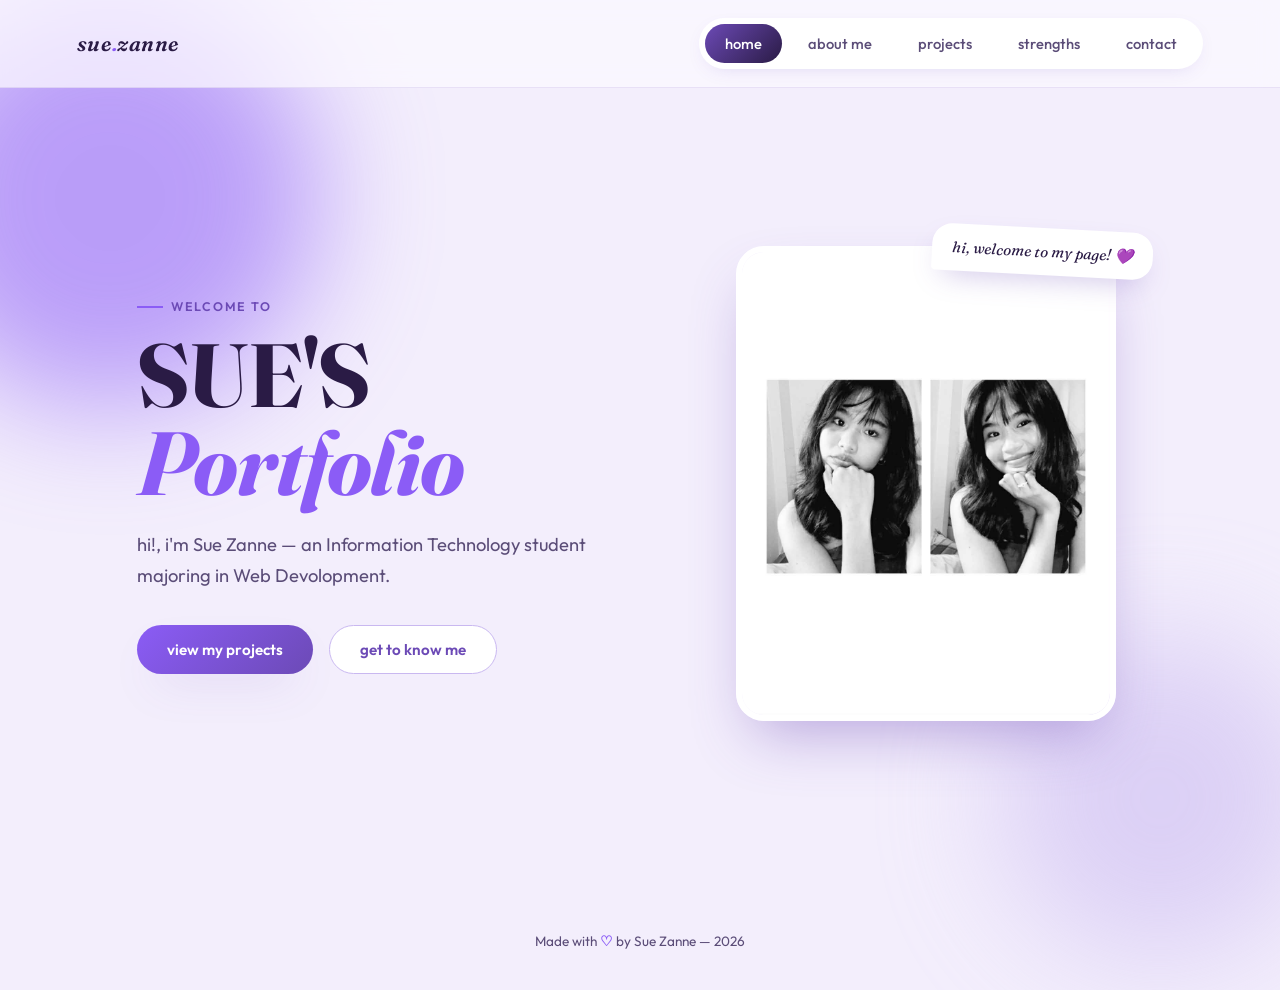
<file: index.html>
<!DOCTYPE html>
<html lang="en">
<head>
    <meta charset="UTF-8">
    <meta name="viewport" content="width=device-width, initial-scale=1.0">
    <title>my portfolio</title>
    <link rel="stylesheet" href="style.css">
</head>
<body>
   <nav class="site-nav">
    <div class="nav-brand">sue<span>.</span>zanne</div>
    <ul class="nav-links">
      <li><a href="index.html" class="active">home</a></li>
      <li><a href="aboutme.html">about me</a></li>
      <li><a href="project.html">projects</a></li>
      <li><a href="strength.html">strengths</a></li>
      <li><a href="contact.html">contact</a></li>
    </ul>
  </nav>
 
  <main class="page-shell">
    <div class="bloom bloom--one" style="width:420px;height:420px;top:-100px;left:-160px;"></div>
    <div class="bloom bloom--two" style="width:320px;height:320px;bottom:-60px;right:-100px;"></div>
 
    <section class="hero">
      <div class="hero-copy fade-up">
        <p class="section-eyebrow">welcome to</p>
        <h1>SUE'S<br><em>Portfolio</em></h1>
        <p class="tagline">
          hi!, i'm Sue Zanne — an Information Technology student majoring in Web Devolopment.
        </p>
        <div class="hero-actions">
          <a href="project.html" class="btn btn--primary">view my projects</a>
          <a href="aboutme.html" class="btn btn--ghost">get to know me</a>
        </div>
      </div>
 
      <div class="hero-visual fade-up-delay-1">
        <div class="speech-bubble">hi, welcome to my page! 💜</div>
        <div class="hero-frame">
          <img src="haha.jpg" alt="my photo">
        </div>
      </div>
    </section>
  </main>
 
  <footer class="site-footer">
    Made with <span>♡</span> by Sue Zanne — 2026
  </footer>

</body>
</html>
</file>
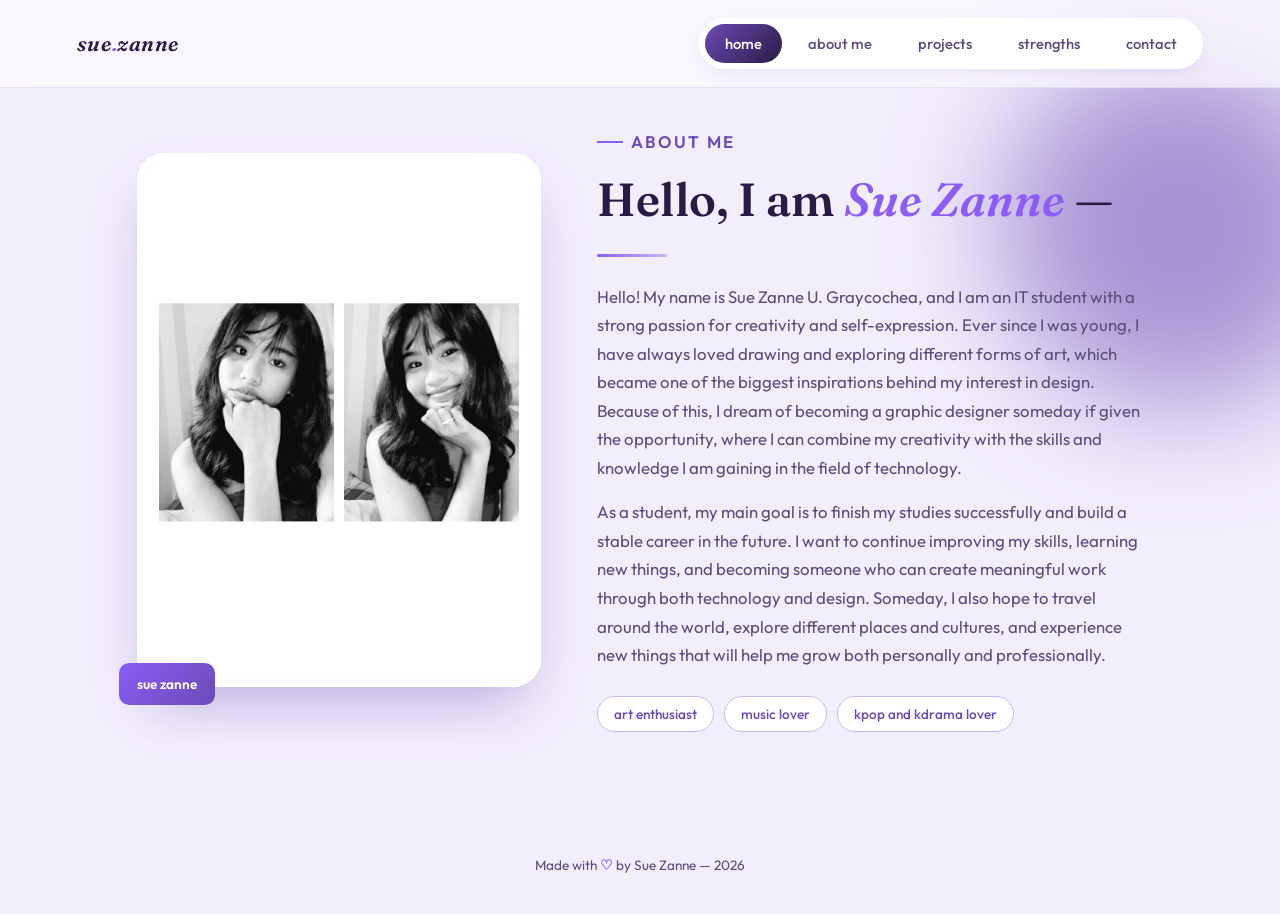
<file: aboutme.html>
<!DOCTYPE html>
<html lang="en">
<head>
    <meta charset="UTF-8">
    <meta name="viewport" content="width=device-width, initial-scale=1.0">
    <title>about me</title>
    <link rel="stylesheet" href="style.css">
</head>
<body>
    <nav class="site-nav">
    <div class="nav-brand">sue<span>.</span>zanne</div>
    <ul class="nav-links">
      <li><a href="index.html" class="active">home</a></li>
      <li><a href="aboutme.html">about me</a></li>
      <li><a href="project.html">projects</a></li>
      <li><a href="strength.html">strengths</a></li>
      <li><a href="contact.html">contact</a></li>
    </ul>
  </nav>
 
  <main class="page-shell">
    <div class="bloom bloom--three" style="width:360px;height:360px;top:-40px;right:-140px;"></div>
 
    <section class="about-grid">
      <div class="about-visual fade-up">
        <div class="about-photo">
          <img src="haha.jpg" alt="Photo of Sue Zanne">
        </div>
        <div class="about-photo-tag">sue zanne</div>
      </div>
 
      <div class="about-copy fade-up-delay-1">
        <p class="section-eyebrow">about me</p>
        <h2>Hello, I am <em>Sue Zanne</em> —</h2>
        <div class="about-divider"></div>
        <p>
          Hello! My name is Sue Zanne U. Graycochea, and I am an IT student with a strong passion for creativity and 
          self-expression. Ever since I was young, I have always loved drawing and exploring different 
          forms of art, which became one of the biggest inspirations behind my interest in design. 
          Because of this, I dream of becoming a graphic designer someday if given the opportunity, 
          where I can combine my creativity with the skills and knowledge I am gaining in the field of 
          technology.
        </p>
        <p style="margin-top:16px;">
          As a student, my main goal is to finish my studies successfully and build a stable career in the future. 
          I want to continue improving my skills, learning new things, and becoming someone who can create meaningful 
          work through both technology and design. Someday, I also hope to travel around the world, explore different 
          places and cultures, and experience new things that will help me grow both personally and professionally.
        </p>
 
        <div class="about-tags">
          <span>art enthusiast</span>
          <span>music lover</span>
          <span>kpop and kdrama lover</span>
        </div>
      </div>
    </section>
  </main>
 
  <footer class="site-footer">
    Made with <span>♡</span> by Sue Zanne — 2026
  </footer>
</body>
</html>
</file>
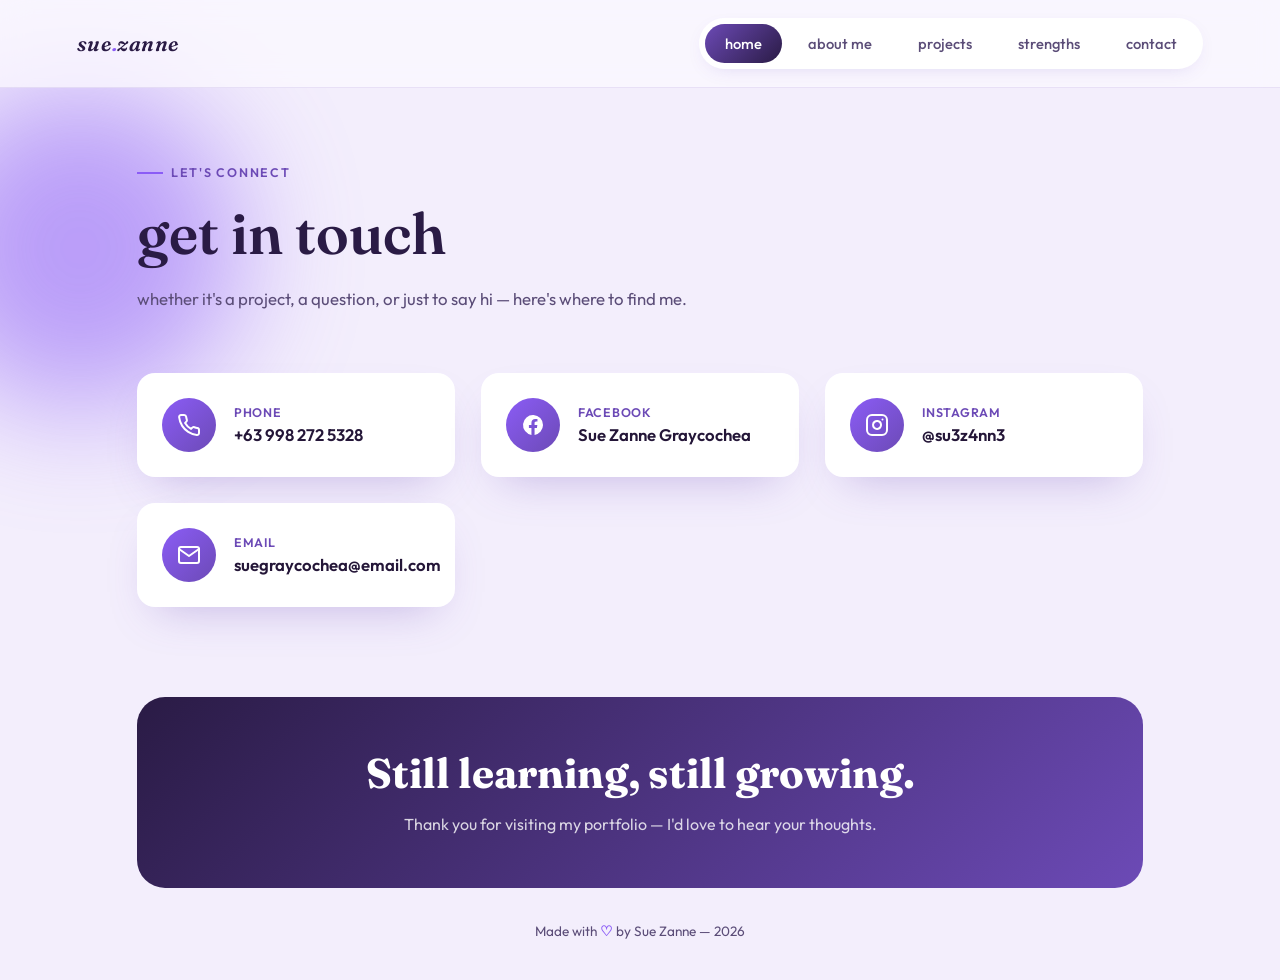
<file: contact.html>
<!DOCTYPE html>
<html lang="en">
<head>
    <meta charset="UTF-8">
    <meta name="viewport" content="width=device-width, initial-scale=1.0">
    <title>contact</title>
    <link rel="stylesheet" href="style.css">
</head>
<body>
    <nav class="site-nav">
    <div class="nav-brand">sue<span>.</span>zanne</div>
    <ul class="nav-links">
      <li><a href="index.html" class="active">home</a></li>
      <li><a href="aboutme.html">about me</a></li>
      <li><a href="project.html">projects</a></li>
      <li><a href="strength.html">strengths</a></li>
      <li><a href="contact.html">contact</a></li>
    </ul>
  </nav>
 
  <main class="page-shell">
    <div class="bloom bloom--one" style="width:320px;height:320px;top:0;left:-140px;"></div>
 
    <header class="page-header fade-up">
      <p class="section-eyebrow">Let's Connect</p>
      <h1>get in touch</h1>
      <p class="lede">
        whether it's a project, a question, or just to say hi —
        here's where to find me.
      </p>
    </header>
 
    <section class="contact-grid">
 
      <div class="contact-card fade-up">
        <div class="contact-icon">
          <svg viewBox="0 0 24 24" fill="none" stroke="currentColor" stroke-width="2" stroke-linecap="round" stroke-linejoin="round"><path d="M22 16.92v3a2 2 0 0 1-2.18 2 19.79 19.79 0 0 1-8.63-3.07 19.5 19.5 0 0 1-6-6 19.79 19.79 0 0 1-3.07-8.67A2 2 0 0 1 4.11 2h3a2 2 0 0 1 2 1.72c.127.96.362 1.903.7 2.81a2 2 0 0 1-.45 2.11L8.09 9.91a16 16 0 0 0 6 6l1.27-1.27a2 2 0 0 1 2.11-.45c.907.338 1.85.573 2.81.7A2 2 0 0 1 22 16.92z"/></svg>
        </div>
        <div class="contact-text">
          <div class="label">Phone</div>
          <div class="value">+63 998 272 5328</div>
        </div>
      </div>
 
      <a class="contact-card fade-up-delay-1" href="https://facebook.com/yourusername" target="_blank" rel="noopener">
        <div class="contact-icon">
          <svg viewBox="0 0 24 24" fill="currentColor"><path d="M22 12a10 10 0 1 0-11.56 9.88v-6.99H7.9V12h2.54V9.8c0-2.5 1.49-3.89 3.78-3.89 1.1 0 2.24.2 2.24.2v2.46h-1.26c-1.24 0-1.63.77-1.63 1.56V12h2.78l-.44 2.89h-2.34v6.99A10 10 0 0 0 22 12z"/></svg>
        </div>
        <div class="contact-text">
          <div class="label">Facebook</div>
          <div class="value">Sue Zanne Graycochea</div>
        </div>
      </a>
 
      <a class="contact-card fade-up-delay-1" href="https://instagram.com/yourusername" target="_blank" rel="noopener">
        <div class="contact-icon">
          <svg viewBox="0 0 24 24" fill="none" stroke="currentColor" stroke-width="2" stroke-linecap="round" stroke-linejoin="round"><rect x="2" y="2" width="20" height="20" rx="5"/><path d="M16 11.37A4 4 0 1 1 12.63 8 4 4 0 0 1 16 11.37z"/><line x1="17.5" y1="6.5" x2="17.5" y2="6.5"/></svg>
        </div>
        <div class="contact-text">
          <div class="label">Instagram</div>
          <div class="value">@su3z4nn3</div>
        </div>
      </a>
 
      <a class="contact-card fade-up-delay-2" href="mailto:sue.zanne@email.com">
        <div class="contact-icon">
          <svg viewBox="0 0 24 24" fill="none" stroke="currentColor" stroke-width="2" stroke-linecap="round" stroke-linejoin="round"><path d="M4 4h16v16H4z" stroke="none"/><path d="M22 6l-10 7L2 6"/><rect x="2" y="4" width="20" height="16" rx="2"/></svg>
        </div>
        <div class="contact-text">
          <div class="label">Email</div>
          <div class="value">suegraycochea@email.com</div>
        </div>
      </a>
 
    </section>
 
    <section class="contact-cta fade-up-delay-2">
      <h2>Still learning, still growing.</h2>
      <p>Thank you for visiting my portfolio — I'd love to hear your thoughts.</p>
    </section>
  </main>
 
  <footer class="site-footer">
    Made with <span>♡</span> by Sue Zanne — 2026
  </footer>
    
</body>
</html>
</file>
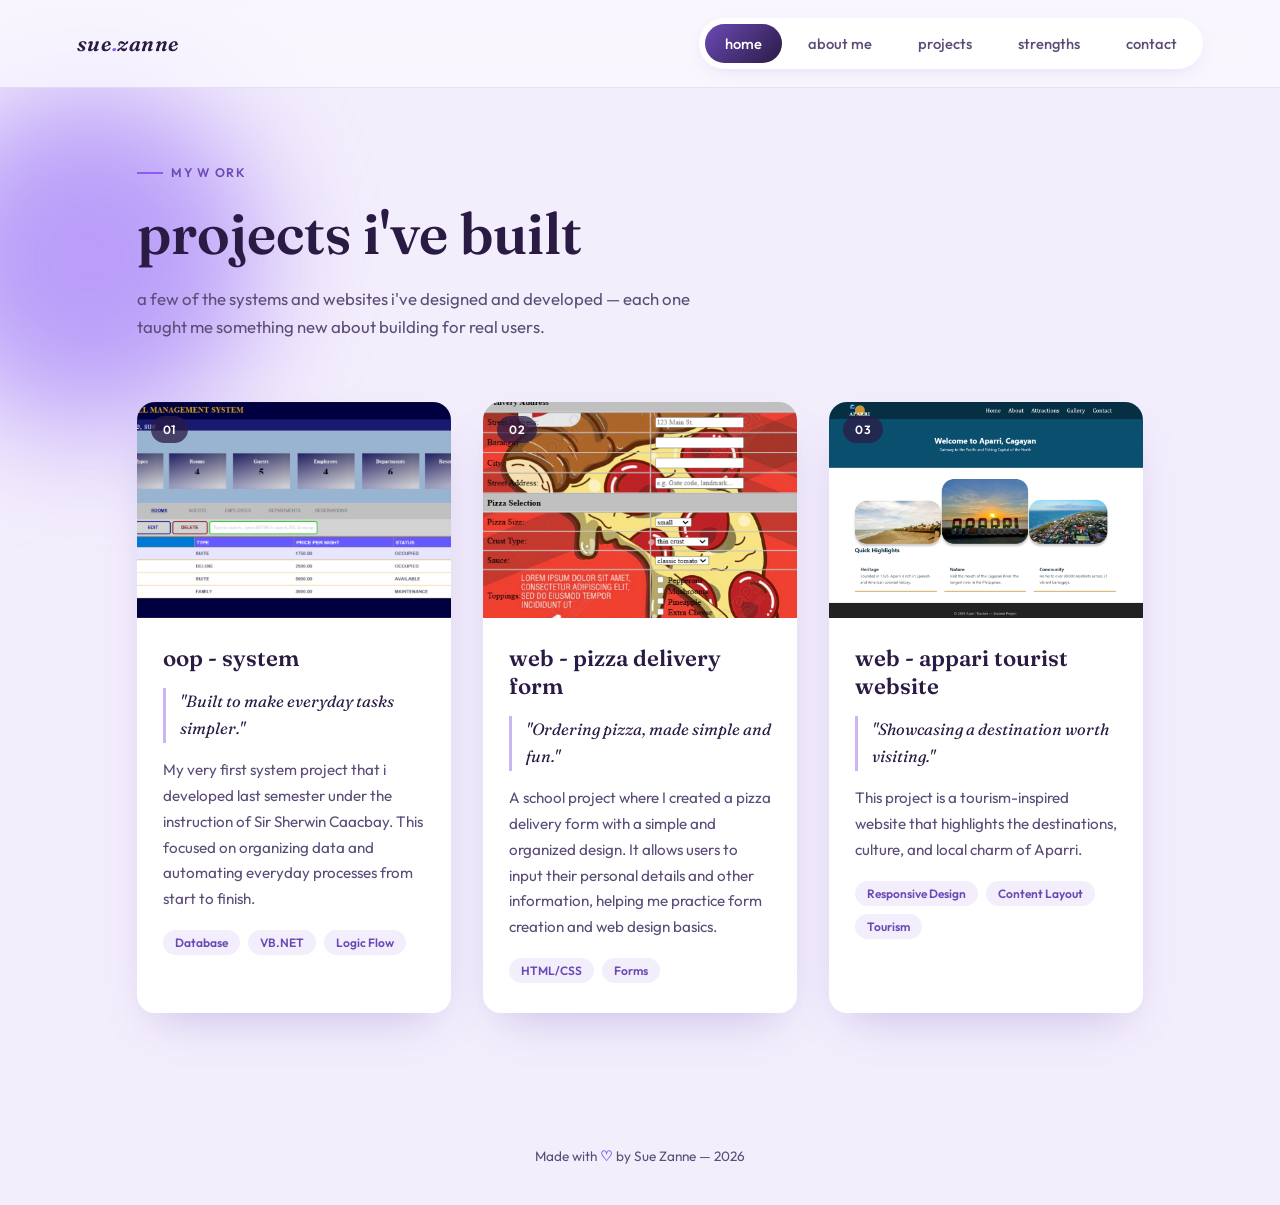
<file: project.html>
<!DOCTYPE html>
<html lang="en">
<head>
    <meta charset="UTF-8">
    <meta name="viewport" content="width=device-width, initial-scale=1.0">
    <title>my projects</title>
    <link rel="stylesheet" href="style.css">
</head>
<body>
    <nav class="site-nav">
    <div class="nav-brand">sue<span>.</span>zanne</div>
    <ul class="nav-links">
      <li><a href="index.html" class="active">home</a></li>
      <li><a href="aboutme.html">about me</a></li>
      <li><a href="project.html">projects</a></li>
      <li><a href="strength.html">strengths</a></li>
      <li><a href="contact.html">contact</a></li>
    </ul>
  </nav>
 
  <main class="page-shell">
    <div class="bloom bloom--one" style="width:340px;height:340px;top:0;left:-140px;"></div>
 
    <header class="page-header fade-up">
      <p class="section-eyebrow">my w ork</p>
      <h1>projects i've built</h1>
      <p class="lede">
        a few of the systems and websites i've designed and developed —
        each one taught me something new about building for real users.
      </p>
    </header>
 
    <section class="project-grid">
 
      <article class="project-card fade-up">
        <div class="project-thumb">
          <span class="project-index">01</span>
          <img src="system.png" alt="my system project">
        </div>
        <div class="project-body">
          <h3>oop - system</h3>
          <p class="project-quote">"Built to make everyday tasks simpler."</p>
          <p class="desc">
            My very first system project that i developed last semester under the instruction of Sir Sherwin Caacbay. This focused on organizing data and
            automating everyday processes from start to finish.
          </p>
          <div class="project-tags">
            <span>Database</span>
            <span>VB.NET</span>
            <span>Logic Flow</span>
          </div>
        </div>
      </article>
 
      <article class="project-card fade-up-delay-1">
        <div class="project-thumb">
          <span class="project-index">02</span>
          <img src="pizza.png" alt="pizza delivery form project">
        </div>
        <div class="project-body">
          <h3>web - pizza delivery form</h3>
          <p class="project-quote">"Ordering pizza, made simple and fun."</p>
          <p class="desc">
            A school project where I created a pizza delivery form with a simple and organized design.
            It allows users to input their personal details and other information, 
            helping me practice form creation and web design basics. 
          </p>
          <div class="project-tags">
            <span>HTML/CSS</span>
            <span>Forms</span>
          </div>
        </div>
      </article>
 
      <article class="project-card fade-up-delay-2">
        <div class="project-thumb">
          <span class="project-index">03</span>
          <img src="tourist.png" alt="appari tourist website project">
        </div>
        <div class="project-body">
          <h3>web - appari tourist website</h3>
          <p class="project-quote">"Showcasing a destination worth visiting."</p>
          <p class="desc">
            This project is a tourism-inspired website that highlights the destinations, 
            culture, and local charm of Aparri.  
          </p>
          <div class="project-tags">
            <span>Responsive Design</span>
            <span>Content Layout</span>
            <span>Tourism</span>
          </div>
        </div>
      </article>
 
    </section>
  </main>
 
  <footer class="site-footer">
    Made with <span>♡</span> by Sue Zanne — 2026
  </footer>
</body>
</html>
</file>
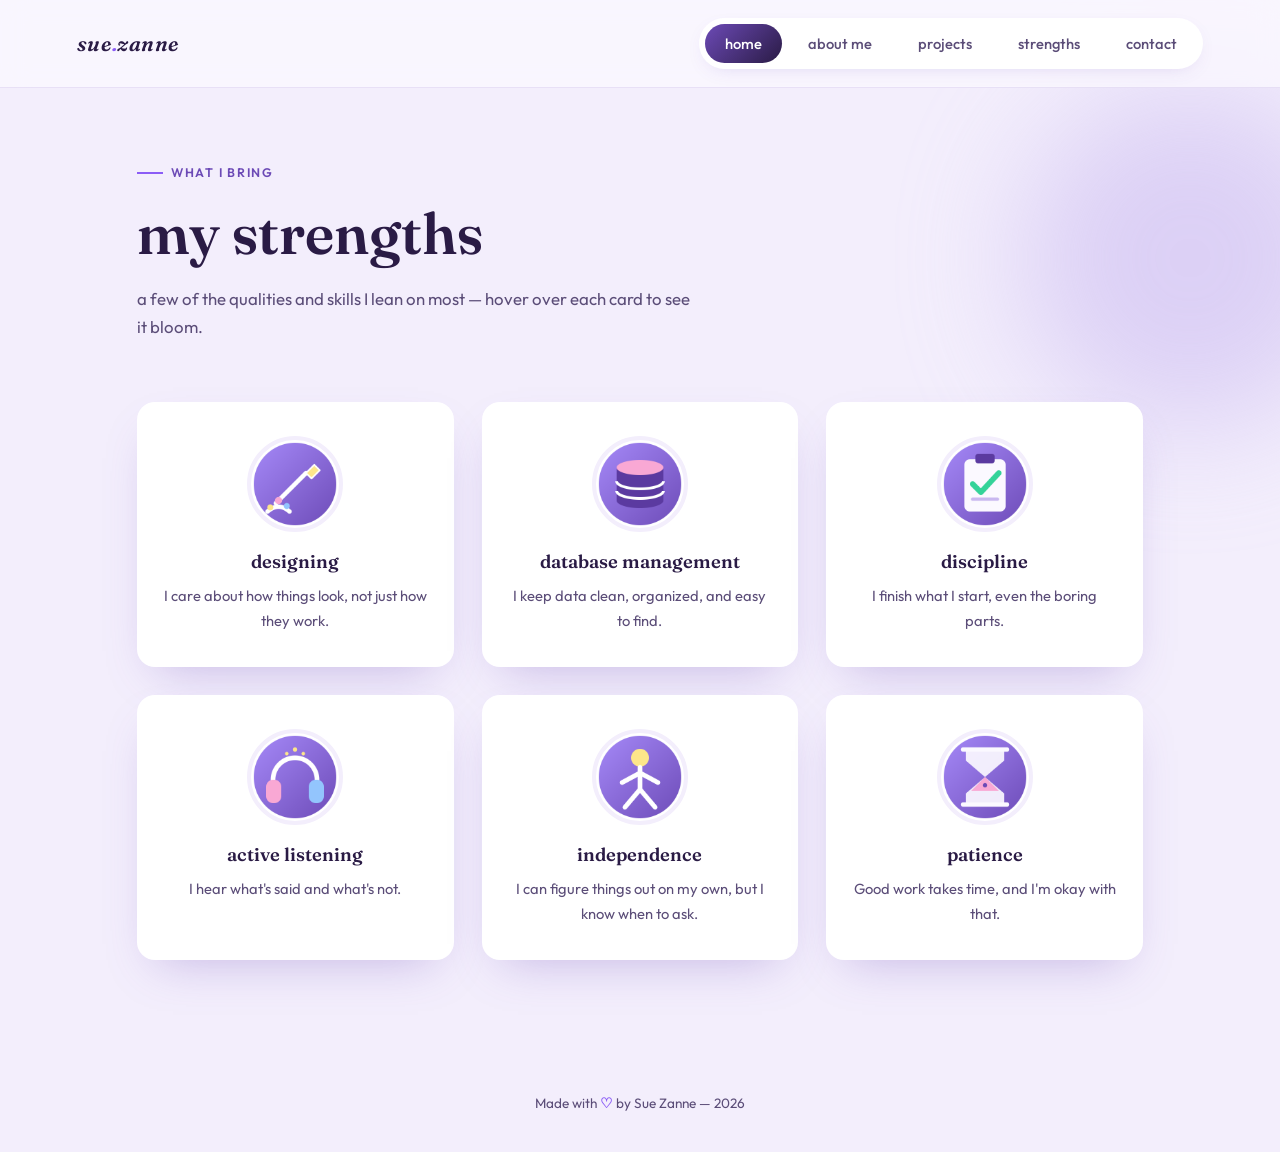
<file: strength.html>
<!DOCTYPE html>
<html lang="en">
<head>
    <meta charset="UTF-8">
    <meta name="viewport" content="width=device-width, initial-scale=1.0">
    <title>my strengths</title>
    <link rel="stylesheet" href="style.css">
</head>
<body>
   <nav class="site-nav">
    <div class="nav-brand">sue<span>.</span>zanne</div>
    <ul class="nav-links">
      <li><a href="index.html" class="active">home</a></li>
      <li><a href="aboutme.html">about me</a></li>
      <li><a href="project.html">projects</a></li>
      <li><a href="strength.html">strengths</a></li>
      <li><a href="contact.html">contact</a></li>
    </ul>
  </nav>
 
  <main class="page-shell">
    <div class="bloom bloom--two" style="width:340px;height:340px;top:0;right:-140px;"></div>
 
    <header class="page-header fade-up">
      <p class="section-eyebrow">What I Bring</p>
      <h1>my strengths</h1>
      <p class="lede">
        a few of the qualities and skills I lean on most — hover over
        each card to see it bloom.
      </p>
    </header>
 
    <section class="strength-grid">
 
      <div class="strength-card fade-up">
        <div class="strength-photo">
          <img src="designing.png" alt="Strength photo">
        </div>
        <h3>designing</h3>
        <p>I care about how things look, not just how they work.</p>
      </div>
 
      <div class="strength-card fade-up">
        <div class="strength-photo">
          <img src="database.png" alt="Strength photo">
        </div>
        <h3>database management</h3>
        <p>I keep data clean, organized, and easy to find.</p>
      </div>
 
      <div class="strength-card fade-up-delay-1">
        <div class="strength-photo">
          <img src="discipline.png" alt="Strength photo">
        </div>
        <h3>discipline</h3>
        <p>I finish what I start, even the boring parts.</p>
      </div>
 
      <div class="strength-card fade-up-delay-1">
        <div class="strength-photo">
          <img src="activelistening.png" alt="Strength photo">
        </div>
        <h3>active listening</h3>
        <p>I hear what's said and what's not.</p>
      </div>

      <div class="strength-card fade-up-delay-1">
        <div class="strength-photo">
          <img src="independence.png" alt="Strength photo">
        </div>
        <h3>independence</h3>
        <p>I can figure things out on my own, but I know when to ask.</p>
      </div>
 
      <div class="strength-card fade-up-delay-1">
        <div class="strength-photo">
          <img src="patience.png" alt="Strength photo">
        </div>
        <h3>patience</h3>
        <p>Good work takes time, and I'm okay with that.</p>
      </div>
 
    </section>
  </main>
 
  <footer class="site-footer">
    Made with <span>♡</span> by Sue Zanne — 2026
  </footer>
  
</body>
</html>
</file>
<file: style.css>
@import url('https://fonts.googleapis.com/css2?family=Fraunces:ital,opsz,wght@0,9..144,400;0,9..144,500;0,9..144,600;0,9..144,700;1,9..144,500&family=Outfit:wght@300;400;500;600;700&display=swap');
 
:root {
  --deep-plum: #2a1b45;
  --royal-purple: #6c4ab6;
  --vivid-purple: #8b5cf6;
  --lavender: #c9b8f0;
  --pale-lavender: #f3eefc;
  --blush-white: #fbf9ff;
  --ink: #241638;
  --ink-soft: #5b4d78;
  --white: #ffffff;
 
  --font-display: 'Fraunces', serif;
  --font-body: 'Outfit', sans-serif;
 
  --max-width: 1160px;
  --radius-lg: 28px;
  --radius-md: 18px;
  --radius-sm: 10px;
  --shadow-soft: 0 20px 45px -20px rgba(108, 74, 182, 0.35);
  --shadow-lift: 0 28px 60px -18px rgba(108, 74, 182, 0.45);
}
 
* { box-sizing: border-box; }
 
html { scroll-behavior: smooth; }
 
body {
  margin: 0;
  font-family: var(--font-body);
  color: var(--ink);
  background: var(--pale-lavender);
  overflow-x: hidden;
  -webkit-font-smoothing: antialiased;
}
 
img { max-width: 100%; display: block; }
 
a { color: inherit; text-decoration: none; }
 
h1, h2, h3 {
  font-family: var(--font-display);
  margin: 0;
  color: var(--deep-plum);
}
 
p { line-height: 1.7; color: var(--ink-soft); margin: 0; }
 
::selection { background: var(--lavender); color: var(--deep-plum); }
 
:focus-visible {
  outline: 3px solid var(--vivid-purple);
  outline-offset: 3px;
  border-radius: 6px;
}
 
/* =========================================================
   SIGNATURE MOTIF — bloom orbs (recurring soft blurred circles)
   ========================================================= */
.bloom {
  position: absolute;
  border-radius: 50%;
  filter: blur(60px);
  z-index: 0;
  pointer-events: none;
  opacity: 0.55;
}
.bloom--one   { background: var(--vivid-purple); }
.bloom--two   { background: var(--lavender); }
.bloom--three { background: var(--royal-purple); }
 
.site-nav {
  position: sticky;
  top: 0;
  z-index: 100;
  display: flex;
  align-items: center;
  justify-content: space-between;
  padding: 18px 6vw;
  background: rgba(251, 249, 255, 0.75);
  backdrop-filter: blur(14px);
  -webkit-backdrop-filter: blur(14px);
  border-bottom: 1px solid rgba(108, 74, 182, 0.12);
}
 
.nav-brand {
  font-family: var(--font-display);
  font-weight: 600;
  font-style: italic;
  font-size: 1.3rem;
  color: var(--deep-plum);
  letter-spacing: 0.02em;
}
 
.nav-brand span { color: var(--vivid-purple); }
 
.nav-links {
  display: flex;
  gap: 6px;
  list-style: none;
  margin: 0;
  padding: 6px;
  background: var(--white);
  border-radius: 999px;
  box-shadow: 0 6px 20px -10px rgba(108, 74, 182, 0.25);
}
 
.nav-links a {
  position: relative;
  display: inline-block;
  padding: 10px 20px;
  font-size: 0.92rem;
  font-weight: 500;
  color: var(--ink-soft);
  border-radius: 999px;
  transition: color 0.3s ease, background 0.3s ease, transform 0.25s ease;
}
 
.nav-links a:hover {
  color: var(--white);
  background: linear-gradient(135deg, var(--vivid-purple), var(--royal-purple));
  transform: translateY(-2px);
}
 
.nav-links a.active {
  color: var(--white);
  background: linear-gradient(135deg, var(--royal-purple), var(--deep-plum));
}
 
.nav-toggle { display: none; }

.btn {
  display: inline-flex;
  align-items: center;
  gap: 10px;
  padding: 14px 30px;
  border-radius: 999px;
  font-family: var(--font-body);
  font-weight: 600;
  font-size: 0.95rem;
  cursor: pointer;
  border: none;
  transition: transform 0.3s ease, box-shadow 0.3s ease, background 0.3s ease;
}
 
.btn--primary {
  background: linear-gradient(135deg, var(--vivid-purple), var(--royal-purple));
  color: var(--white);
  box-shadow: var(--shadow-soft);
}
 
.btn--primary:hover {
  transform: translateY(-4px);
  box-shadow: var(--shadow-lift);
}
 
.btn--ghost {
  background: var(--white);
  color: var(--royal-purple);
  border: 1.5px solid var(--lavender);
}
 
.btn--ghost:hover {
  background: var(--pale-lavender);
  border-color: var(--vivid-purple);
  transform: translateY(-4px);
}

.page-shell {
  position: relative;
  max-width: var(--max-width);
  margin: 0 auto;
  padding: 0 6vw;
}
 
.section-eyebrow {
  display: inline-flex;
  align-items: center;
  gap: 8px;
  font-size: 0.78rem;
  font-weight: 600;
  letter-spacing: 0.14em;
  text-transform: uppercase;
  color: var(--royal-purple);
  margin-bottom: 14px;
}
 
.section-eyebrow::before {
  content: "";
  width: 26px;
  height: 2px;
  background: var(--vivid-purple);
  display: inline-block;
}
 
.hero {
  position: relative;
  display: grid;
  grid-template-columns: 1.1fr 0.9fr;
  align-items: center;
  gap: 40px;
  min-height: calc(100vh - 90px);
  padding: 40px 0 60px;
}
 
.hero-copy h1 {
  font-size: clamp(3.2rem, 7vw, 6.2rem);
  line-height: 0.98;
  font-weight: 700;
  letter-spacing: -0.01em;
}
 
.hero-copy h1 em {
  font-style: italic;
  color: var(--vivid-purple);
}
 
.hero-copy .tagline {
  margin-top: 22px;
  font-size: 1.15rem;
  max-width: 460px;
}
 
.hero-actions {
  margin-top: 34px;
  display: flex;
  gap: 16px;
  flex-wrap: wrap;
}
 
.hero-visual {
  position: relative;
  display: flex;
  justify-content: center;
  align-items: center;
}
 
.hero-frame {
  position: relative;
  width: min(380px, 90%);
  aspect-ratio: 4 / 5;
  border-radius: var(--radius-lg);
  overflow: hidden;
  box-shadow: var(--shadow-lift);
  border: 6px solid var(--white);
  transition: transform 0.5s ease;
  z-index: 1;
}
 
.hero-frame:hover { transform: rotate(-1.5deg) scale(1.02); }
 
.hero-frame img {
  width: 100%;
  height: 100%;
  object-fit: cover;
}
 
.speech-bubble {
  position: absolute;
  top: -18px;
  right: -10px;
  background: var(--white);
  padding: 14px 20px;
  border-radius: 20px 20px 20px 4px;
  font-family: var(--font-display);
  font-style: italic;
  font-size: 0.95rem;
  color: var(--deep-plum);
  box-shadow: 0 12px 30px -12px rgba(108, 74, 182, 0.4);
  z-index: 2;
  transform: rotate(3deg);
  transition: transform 0.3s ease;
}
 
.speech-bubble:hover { transform: rotate(0deg) scale(1.04); }
 
.page-header {
  position: relative;
  padding: 70px 0 40px;
  text-align: left;
}
 
.page-header h1 {
  font-size: clamp(2.4rem, 5vw, 3.6rem);
  font-weight: 600;
}
 
.page-header .lede {
  margin-top: 16px;
  max-width: 560px;
  font-size: 1.05rem;
}
 
.about-grid {
  display: grid;
  grid-template-columns: 0.85fr 1.15fr;
  gap: 56px;
  align-items: center;
  padding: 20px 0 90px;
}
 
.about-visual { position: relative; }
 
.about-photo {
  position: relative;
  border-radius: var(--radius-lg);
  overflow: hidden;
  box-shadow: var(--shadow-lift);
  border: 6px solid var(--white);
  transition: transform 0.4s ease, box-shadow 0.4s ease;
}
 
.about-photo img { width: 100%; aspect-ratio: 3/4; object-fit: cover; }
 
.about-photo:hover {
  transform: translateY(-6px);
  box-shadow: 0 34px 70px -18px rgba(108, 74, 182, 0.5);
}
 
.about-photo-tag {
  position: absolute;
  bottom: -18px;
  left: -18px;
  background: linear-gradient(135deg, var(--vivid-purple), var(--royal-purple));
  color: var(--white);
  padding: 12px 18px;
  border-radius: var(--radius-sm);
  font-size: 0.85rem;
  font-weight: 600;
  box-shadow: var(--shadow-soft);
}
 
.about-copy h2 {
  font-size: clamp(2rem, 4vw, 2.9rem);
  font-weight: 600;
}
 
.about-copy h2 em { color: var(--vivid-purple); font-style: italic; }
 
.about-copy p { margin-top: 20px; font-size: 1.05rem; }
 
.about-divider {
  width: 70px;
  height: 3px;
  margin: 26px 0;
  background: linear-gradient(90deg, var(--vivid-purple), var(--lavender));
  border-radius: 3px;
}
 
.about-tags {
  margin-top: 26px;
  display: flex;
  flex-wrap: wrap;
  gap: 10px;
}
 
.about-tags span {
  padding: 8px 16px;
  border-radius: 999px;
  background: var(--white);
  border: 1px solid var(--lavender);
  font-size: 0.85rem;
  font-weight: 500;
  color: var(--royal-purple);
  transition: all 0.3s ease;
}
 
.about-tags span:hover {
  background: var(--vivid-purple);
  color: var(--white);
  border-color: var(--vivid-purple);
  transform: translateY(-3px);
}

.project-grid {
  display: grid;
  grid-template-columns: repeat(auto-fit, minmax(300px, 1fr));
  gap: 32px;
  padding: 20px 0 100px;
}
 
.project-card {
  position: relative;
  background: var(--white);
  border-radius: var(--radius-md);
  overflow: hidden;
  box-shadow: var(--shadow-soft);
  transition: transform 0.4s ease, box-shadow 0.4s ease;
}
 
.project-card:hover {
  transform: translateY(-10px);
  box-shadow: var(--shadow-lift);
}
 
.project-thumb {
  position: relative;
  aspect-ratio: 16/11;
  overflow: hidden;
}
 
.project-thumb img {
  width: 100%;
  height: 100%;
  object-fit: cover;
  transition: transform 0.6s ease;
}
 
.project-card:hover .project-thumb img { transform: scale(1.08); }
 
.project-index {
  position: absolute;
  top: 14px;
  left: 14px;
  background: rgba(42, 27, 69, 0.75);
  color: var(--white);
  font-size: 0.75rem;
  font-weight: 600;
  padding: 6px 12px;
  border-radius: 999px;
  letter-spacing: 0.05em;
}
 
.project-body { padding: 26px 26px 30px; }
 
.project-body h3 {
  font-size: 1.4rem;
  font-weight: 600;
}
 
.project-role {
  display: inline-block;
  margin-top: 8px;
  font-size: 0.8rem;
  font-weight: 600;
  color: var(--royal-purple);
  letter-spacing: 0.04em;
  text-transform: uppercase;
}
 
.project-quote {
  margin-top: 16px;
  font-family: var(--font-display);
  font-style: italic;
  font-size: 1.02rem;
  color: var(--deep-plum);
  border-left: 3px solid var(--lavender);
  padding-left: 14px;
}
 
.project-body p.desc { margin-top: 14px; font-size: 0.95rem; }
 
.project-tags {
  margin-top: 18px;
  display: flex;
  flex-wrap: wrap;
  gap: 8px;
}
 
.project-tags span {
  font-size: 0.75rem;
  font-weight: 600;
  padding: 5px 12px;
  border-radius: 999px;
  background: var(--pale-lavender);
  color: var(--royal-purple);
}
 
.strength-grid {
  display: grid;
  grid-template-columns: repeat(auto-fit, minmax(240px, 1fr));
  gap: 28px;
  padding: 20px 0 100px;
}
 
.strength-card {
  position: relative;
  background: var(--white);
  border-radius: var(--radius-md);
  padding: 34px 26px;
  text-align: center;
  box-shadow: var(--shadow-soft);
  transition: transform 0.4s ease, box-shadow 0.4s ease, background 0.4s ease;
  overflow: hidden;
}
 
.strength-card::before {
  content: "";
  position: absolute;
  inset: 0;
  background: linear-gradient(160deg, var(--vivid-purple), var(--royal-purple));
  opacity: 0;
  transition: opacity 0.4s ease;
  z-index: 0;
}
 
.strength-card:hover::before { opacity: 1; }
 
.strength-card:hover {
  transform: translateY(-8px) scale(1.02);
  box-shadow: var(--shadow-lift);
}
 
.strength-card > * { position: relative; z-index: 1; }
 
.strength-photo {
  width: 96px;
  height: 96px;
  margin: 0 auto 18px;
  border-radius: 50%;
  overflow: hidden;
  border: 4px solid var(--pale-lavender);
  transition: border-color 0.4s ease;
}
 
.strength-card:hover .strength-photo { border-color: rgba(255,255,255,0.5); }
 
.strength-photo img { width: 100%; height: 100%; object-fit: cover; }
 
.strength-card h3 {
  font-size: 1.15rem;
  font-weight: 600;
  transition: color 0.4s ease;
}
 
.strength-card:hover h3 { color: var(--white); }
 
.strength-card p {
  margin-top: 10px;
  font-size: 0.92rem;
  transition: color 0.4s ease;
}
 
.strength-card:hover p { color: rgba(255,255,255,0.9); }

.contact-grid {
  display: grid;
  grid-template-columns: repeat(auto-fit, minmax(250px, 1fr));
  gap: 26px;
  padding: 20px 0 60px;
}
 
.contact-card {
  display: flex;
  align-items: center;
  gap: 18px;
  background: var(--white);
  border-radius: var(--radius-md);
  padding: 24px;
  box-shadow: var(--shadow-soft);
  transition: transform 0.35s ease, box-shadow 0.35s ease, background 0.35s ease;
  border: 1.5px solid transparent;
}
 
.contact-card:hover {
  transform: translateY(-8px);
  box-shadow: var(--shadow-lift);
  border-color: var(--lavender);
  background: var(--pale-lavender);
}
 
.contact-icon {
  flex-shrink: 0;
  width: 54px;
  height: 54px;
  border-radius: 50%;
  display: flex;
  align-items: center;
  justify-content: center;
  background: linear-gradient(135deg, var(--vivid-purple), var(--royal-purple));
  color: var(--white);
  transition: transform 0.35s ease;
}
 
.contact-card:hover .contact-icon { transform: rotate(-8deg) scale(1.08); }
 
.contact-icon svg { width: 24px; height: 24px; }
 
.contact-text .label {
  font-size: 0.78rem;
  font-weight: 600;
  text-transform: uppercase;
  letter-spacing: 0.06em;
  color: var(--royal-purple);
}
 
.contact-text .value {
  margin-top: 4px;
  font-size: 1.05rem;
  font-weight: 600;
  color: var(--ink);
}
 
.contact-cta {
  position: relative;
  margin-top: 30px;
  padding: 50px 6vw;
  border-radius: var(--radius-lg);
  background: linear-gradient(135deg, var(--deep-plum), var(--royal-purple));
  color: var(--white);
  text-align: center;
  overflow: hidden;
}
 
.contact-cta h2 { color: var(--white); font-size: clamp(1.8rem, 4vw, 2.6rem); }
.contact-cta p { color: rgba(255,255,255,0.8); margin-top: 12px; }
 
.site-footer {
  text-align: center;
  padding: 34px 6vw 40px;
  font-size: 0.85rem;
  color: var(--ink-soft);
}
 
.site-footer span { color: var(--vivid-purple); font-weight: 600; }
 
@keyframes fadeUp {
  from { opacity: 0; transform: translateY(18px); }
  to { opacity: 1; transform: translateY(0); }
}
 
.fade-up { animation: fadeUp 0.8s ease both; }
.fade-up-delay-1 { animation: fadeUp 0.8s ease 0.12s both; }
.fade-up-delay-2 { animation: fadeUp 0.8s ease 0.24s both; }
 
@media (prefers-reduced-motion: reduce) {
  * { animation: none !important; transition: none !important; }
}
 
@media (max-width: 900px) {
  .hero { grid-template-columns: 1fr; text-align: center; padding-top: 20px; }
  .hero-actions { justify-content: center; }
  .hero-copy .tagline { margin-left: auto; margin-right: auto; }
  .about-grid { grid-template-columns: 1fr; }
  .about-visual { max-width: 320px; margin: 0 auto; }
}
 
@media (max-width: 640px) {
  .site-nav { flex-direction: column; gap: 14px; padding: 16px 5vw; }
  .nav-links { flex-wrap: wrap; justify-content: center; }
  .nav-links a { padding: 9px 14px; font-size: 0.85rem; }
  .page-header { padding-top: 40px; text-align: center; }
  .page-header .lede { margin-left: auto; margin-right: auto; }
}
</file>
